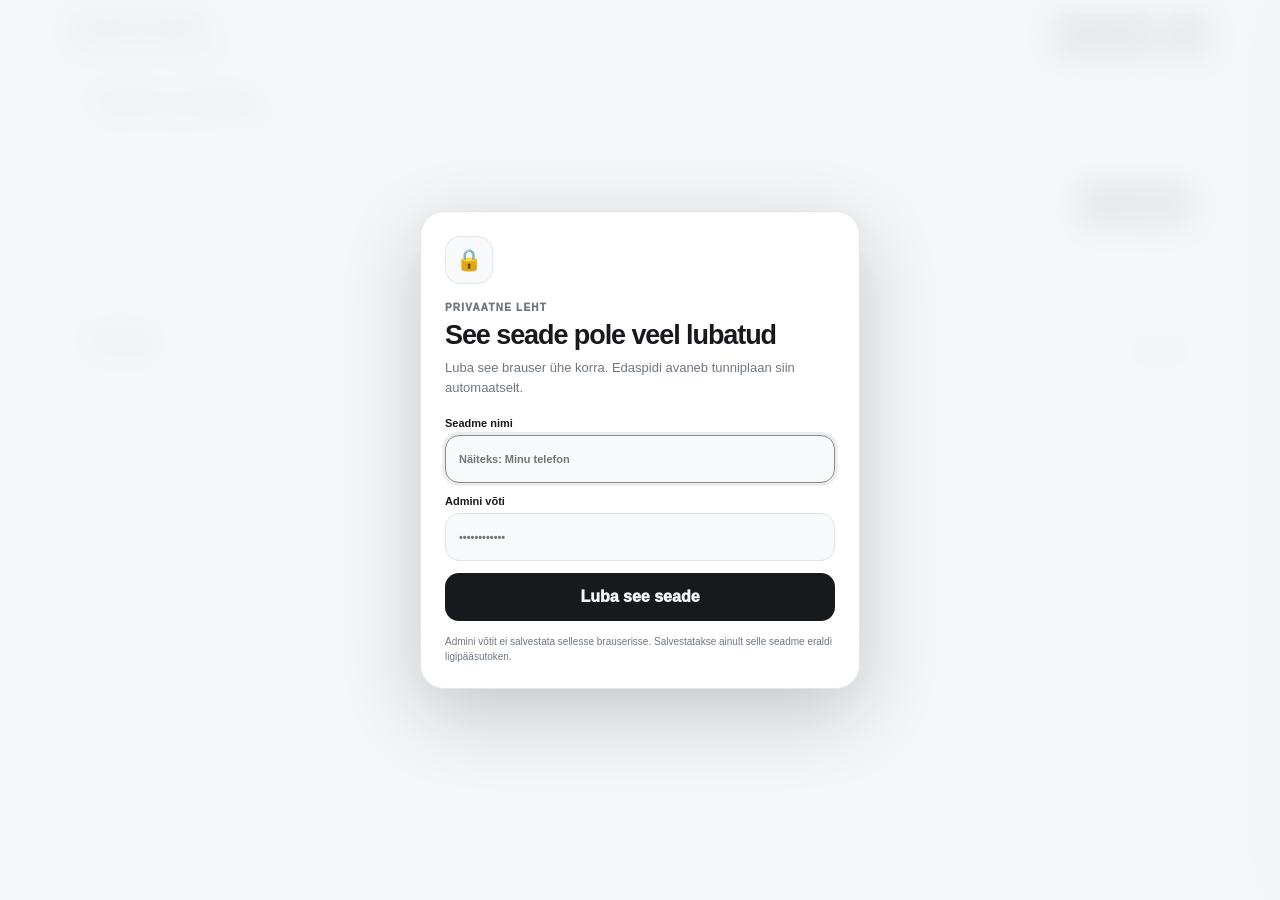
<file: index.html>
<!doctype html>
<html lang="et">
<head>
  <meta charset="utf-8">
  <meta name="viewport" content="width=device-width,initial-scale=1,viewport-fit=cover">
  <meta name="theme-color" content="#f4f6f8">
  <meta name="color-scheme" content="light dark">
  <title>Koos Kooli</title>
  <link rel="stylesheet" href="assets/styles.css">
</head>
<body>
<div class="auth-gate" id="authGate" hidden>
  <div class="auth-card">
    <div class="auth-lock">🔒</div>
    <div class="auth-eyebrow">PRIVAATNE LEHT</div>
    <h1>See seade pole veel lubatud</h1>
    <p>Luba see brauser ühe korra. Edaspidi avaneb tunniplaan siin automaatselt.</p>
    <form id="authForm" autocomplete="off">
      <label>Seadme nimi
        <input id="deviceName" maxlength="80" placeholder="Näiteks: Minu telefon" required>
      </label>
      <label>Admini võti
        <input id="adminKey" type="password" placeholder="••••••••••••" required>
      </label>
      <div class="auth-error" id="authError" hidden></div>
      <button id="allowDeviceBtn" type="submit">Luba see seade</button>
    </form>
    <small>Admini võtit ei salvestata sellesse brauserisse. Salvestatakse ainult selle seadme eraldi ligipääsutoken.</small>
  </div>
</div>

<div class="app">
  <input class="mode-toggle" type="checkbox" id="modeToggle" checked>

  <header class="topbar">
    <div class="brand">KOOS KOOLI<small>üks auto, kaks tunniplaani</small></div>
    <div class="top-actions">
      <label class="modebtn" for="modeToggle">
        <span class="show-normal">Tunniplaan</span>
        <span class="show-car">Koos-sõit</span>
      </label>
      <button class="menubtn" id="menuBtn" type="button" aria-label="Ava lisafunktsioonid" aria-expanded="false">
        <span></span><span></span><span></span>
      </button>
    </div>
  </header>

  <section id="carMode">
    <div class="hero card">
      <div>
        <h1>Millal on mõistlik koos kooli minna?</h1>
        <p>Kethoni ja Adriana koolipäev kõrvuti. Näed kohe, mis kell välja sõita, kelle tunnid algavad varem ja kas pärast kooli tuleb oodata.</p>
      </div>
      <div class="chips">
        <span class="chip">Kethon · SRT526</span>
        <span class="chip">Adriana · LOG26</span>
        <span class="chip">1 auto</span>
        <span class="chip live-chip"><i></i> VOCO live</span>
      </div>
    </div>

    <div class="day-control">
      <button class="navbtn" id="prevDay" aria-label="Eelmine koolipäev">‹</button>
      <button class="datebox" id="dateBox" type="button"></button>
      <button class="navbtn" id="nextDay" aria-label="Järgmine koolipäev">›</button>
      <input type="date" id="datePicker" class="visually-hidden" tabindex="-1">
    </div>

    <div id="loading" class="message card"><span class="spinner"></span> Laen VOCO tunniplaani…</div>
    <div id="errorBox" class="message error card" hidden></div>

    <div id="carContent" hidden>
      <div class="summary">
        <div class="stat card">
          <div class="label">Soovituslik väljasõit</div>
          <div class="big" id="depart">—</div>
          <div class="small" id="departText">—</div>
        </div>
        <div class="stat card">
          <div class="label">Hommikul ootab</div>
          <div class="big" id="morningWho">—</div>
          <div class="small" id="morningWait">—</div>
        </div>
        <div class="stat card">
          <div class="label">Pärast kooli ootab</div>
          <div class="big" id="eveningWho">—</div>
          <div class="small" id="eveningWait">—</div>
        </div>
        <div class="stat card">
          <div class="label">Kui hästi ajad sobivad?</div>
          <div class="big" id="scoreBig">—</div>
          <div class="small" id="scoreText">—</div>
          <span class="status" id="statusPill">—</span>
        </div>
      </div>

      <div class="main-grid">
        <div class="timeline-card card">
          <div class="timeline-head">
            <div>
              <div class="title">Kethoni ja Adriana tunnid</div>
              <div class="sub">Vasakul Kethon, paremal Adriana. Kellaaeg jookseb ülevalt alla.</div>
            </div>
            <div class="legend">
              <span><i class="dot srt"></i>Kethon · SRT526</span>
              <span><i class="dot log"></i>Adriana · LOG26</span>
            </div>
          </div>
          <div class="timeline" id="timeline"></div>
        </div>

        <div class="ai-card card">
          <div class="title">Päeva kokkuvõte</div>
          <div class="sub" id="aiDay">—</div>
          <div class="ai-box">
            <b id="aiTitle">—</b>
            <p id="aiText">—</p>
          </div>
          <div class="ai-box">
            <b>Mida võiks teha</b>
            <p id="aiTip">—</p>
          </div>
          <div class="score">
            <span>Koos-sõidu sobivus</span>
            <b id="aiScore">—</b>
          </div>
        </div>
      </div>
    </div>
  </section>

  <section id="normalMode" class="normal">
    <div class="search-card card">
      <div class="title">Tavaline tunniplaan</div>
      <div class="sub">Vali üks või mitu gruppi. Mitme grupi puhul kuvatakse tunnid ühes vaates, et erinevusi oleks lihtne võrrelda.</div>
      <div class="compare-label">Võrdle gruppe</div>
      <div class="compare-picker" id="comparePicker"></div>
      <div class="search-row">
        <div class="search-wrap" id="searchWrap">
          <input id="groupSearch" class="search" autocomplete="off" inputmode="search" placeholder="Otsi gruppi, näiteks SRT526">
          <span class="search-icon">⌕</span>
          <div class="results" id="results"></div>
        </div>
        <button class="selectbtn" id="openGroup">Lisa grupp</button>
      </div>
    </div>

    <div class="week-nav">
      <button class="navbtn" id="prevWeek" aria-label="Eelmine nädal">‹</button>
      <div class="week-label" id="weekLabel">—</div>
      <button class="navbtn" id="nextWeek" aria-label="Järgmine nädal">›</button>
    </div>

    <div class="normal-week card">
      <div class="week-title">
        <div>
          <div class="title" id="groupTitle">SRT526</div>
          <div class="sub" id="compareHint">Nädalavaade</div>
        </div>
        <span class="live-badge">VOCO live</span>
      </div>
      <div class="week-grid" id="weekGrid"></div>
      <div class="mobile-week" id="mobileWeekList"></div>
      <div class="normal-note" id="sourceNote">Andmed tulevad VOCO-st.</div>
    </div>
  </section>
</div>

<div class="menu-backdrop" id="menuBackdrop" hidden></div>
<aside class="menu-panel" id="menuPanel" aria-hidden="true">
  <div class="menu-head">
    <div>
      <div class="menu-eyebrow">LISAFUNKTSIOONID</div>
      <h2>Menüü</h2>
    </div>
    <button class="closebtn" id="closeMenu" type="button" aria-label="Sulge menüü">×</button>
  </div>

  <nav class="menu-tabs" aria-label="Lisafunktsioonid">
    <button class="menu-tab active" data-panel="changes" type="button"><span class="tab-icon">↺</span><span>Muudatused</span><b class="count-badge" id="changeBadge" hidden>0</b></button>
    <button class="menu-tab" data-panel="tomorrow" type="button"><span class="tab-icon">◔</span><span>Kui karm homme on?</span></button>
    <button class="menu-tab" data-panel="bestworst" type="button"><span class="tab-icon">↕</span><span>Parim / halvim päev</span></button>
    <button class="menu-tab admin-only" data-panel="devices" id="devicesTab" type="button" hidden><span class="tab-icon">▣</span><span>Seadmed</span></button>
    <button class="menu-tab" data-panel="appearance" type="button"><span class="tab-icon">◐</span><span>Välimus</span></button>
  </nav>

  <div class="menu-content">
    <section class="menu-section active" data-section="changes">
      <div class="section-head">
        <div><h3>Muudatused</h3><p>Võrdleme uut VOCO tunniplaani viimati nähtud versiooniga.</p></div>
        <button class="textbtn" id="clearChanges" type="button">Tühjenda</button>
      </div>
      <div id="changesList" class="changes-list"></div>
      <div class="menu-note">Muudatus ilmub siia pärast seda, kui leht on vähemalt korra sama nädala tunniplaani salvestanud ja VOCO-s on hiljem midagi teistmoodi.</div>
    </section>

    <section class="menu-section" data-section="tomorrow">
      <div class="section-head"><div><h3>Kui karm homme on?</h3><p>Hinnang põhineb algusajal, päeva pikkusel, tundide arvul ja kahe grupi ajavahel.</p></div></div>
      <div class="tomorrow-score card-soft">
        <div class="meter"><div class="meter-fill" id="tomorrowMeter"></div></div>
        <div class="big-score"><b id="tomorrowScore">—/10</b><span id="tomorrowLabel">Laen…</span></div>
        <p id="tomorrowText">—</p>
      </div>
      <div id="tomorrowGroups" class="mini-stats"></div>
    </section>

    <section class="menu-section" data-section="bestworst">
      <div class="section-head"><div><h3>Parim / halvim koolipäev</h3><p>Vaatame selle nädala päevi mõlema grupi peale kokku.</p></div></div>
      <div class="ranking-grid">
        <div class="rank-card best"><span>PARIM</span><b id="bestDay">—</b><p id="bestText">—</p></div>
        <div class="rank-card worst"><span>HALVIM</span><b id="worstDay">—</b><p id="worstText">—</p></div>
      </div>
      <div id="weekRanking" class="week-ranking"></div>
    </section>

    <section class="menu-section admin-only" data-section="devices" id="devicesSection" hidden>
      <div class="section-head">
        <div><h3>Seadmed</h3><p>Siin näed, millised brauserid on lehele lubatud. Admin-seadet ennast siit blokeerida ei saa.</p></div>
        <button class="textbtn" id="refreshDevices" type="button">Värskenda</button>
      </div>
      <div class="device-summary" id="deviceSummary"></div>
      <div class="devices-list" id="devicesList">
        <div class="empty-state"><span>…</span><b>Laen seadmeid</b><p>Kohe näed lubatud ja blokeeritud seadmeid.</p></div>
      </div>
      <div class="menu-note">“Viimati kasutatud” uueneb siis, kui seade kontrollib ligipääsu või küsib tunniplaani.</div>
    </section>

    <section class="menu-section" data-section="appearance">
      <div class="section-head"><div><h3>Välimus</h3><p>Valik salvestatakse sellesse seadmesse.</p></div></div>
      <div class="theme-options" role="radiogroup" aria-label="Välimus">
        <button class="theme-option" data-theme-value="light" type="button"><span class="theme-preview light-preview"></span><b>Hele</b><small>Alati hele</small></button>
        <button class="theme-option" data-theme-value="dark" type="button"><span class="theme-preview dark-preview"></span><b>Tume</b><small>Alati tume</small></button>
        <button class="theme-option" data-theme-value="system" type="button"><span class="theme-preview system-preview"></span><b>Automaatne</b><small>Järgib telefoni/arvutit</small></button>
      </div>
    </section>
  </div>
</aside>

<div class="toast" id="toast" hidden></div>
<script src="assets/app.js" defer></script>
</body>
</html>
</file>
<file: assets/styles.css>
:root{
  --bg:#f4f6f8;--card:#fff;--card2:#f8f9fa;--text:#17191c;--muted:#6f7780;--line:#e1e5e9;--dark:#17191c;
  --srt:#dff3ff;--srtText:#126a91;--log:#e8f7df;--logText:#48752e;--warn:#fff4d8;--warnText:#8a5a00;
  --good:#e8f7ef;--goodText:#2d7a4d;--bad:#fde9e9;--badText:#9a3c3c;--shadow:0 10px 30px rgba(0,0,0,.06);
  --panel-shadow:-20px 0 60px rgba(0,0,0,.15)
}
:root[data-theme="dark"]{
  --bg:#0e1013;--card:#171a1f;--card2:#1d2127;--text:#f4f6f8;--muted:#9aa3ad;--line:#2d333b;--dark:#f3f5f7;
  --srt:#143446;--srtText:#91d8f8;--log:#243d1c;--logText:#b4df9c;--warn:#3b3119;--warnText:#f1c765;
  --good:#173226;--goodText:#8fd3aa;--bad:#3b2020;--badText:#efa1a1;--shadow:0 10px 30px rgba(0,0,0,.18);--panel-shadow:-20px 0 70px rgba(0,0,0,.45)
}
[hidden]{display:none!important}*{box-sizing:border-box}html{background:var(--bg);scroll-behavior:smooth}body{margin:0;font-family:-apple-system,BlinkMacSystemFont,"Segoe UI",Inter,Roboto,Arial,sans-serif;background:var(--bg);color:var(--text);transition:background .18s,color .18s}button,input{font:inherit;color:inherit}button{touch-action:manipulation;-webkit-tap-highlight-color:transparent}.app{max-width:1160px;margin:auto;padding:14px 12px 80px}.topbar{display:flex;align-items:center;justify-content:space-between;gap:12px;margin-bottom:14px;position:relative;z-index:5}.brand{font-size:22px;font-weight:950;letter-spacing:-.04em}.brand small{display:block;font-size:12px;color:var(--muted);font-weight:700;margin-top:2px;letter-spacing:0}.top-actions{display:flex;gap:8px;align-items:center}.mode-toggle{position:absolute;opacity:0;pointer-events:none}.modebtn,.menubtn{height:44px;border:0;background:var(--dark);color:var(--bg);border-radius:14px;font-weight:850;cursor:pointer;display:inline-flex;align-items:center;justify-content:center}.modebtn{padding:0 14px}.menubtn{width:44px;flex-direction:column;gap:4px;padding:0}.menubtn span{display:block;width:17px;height:2px;border-radius:4px;background:currentColor}.show-car{display:none}#modeToggle:checked~.topbar .show-normal{display:none}#modeToggle:checked~.topbar .show-car{display:inline}#modeToggle:checked~#carMode{display:none}#modeToggle:checked~#normalMode{display:block}.card{background:var(--card);border:1px solid var(--line);border-radius:22px;box-shadow:var(--shadow)}.hero{padding:18px;margin-bottom:12px}.hero h1{font-size:34px;line-height:1.05;letter-spacing:-.04em;margin:0 0 10px}.hero p{margin:0;color:var(--muted);font-size:15px;line-height:1.55}.chips{display:flex;gap:8px;flex-wrap:wrap;margin-top:14px}.chip{padding:8px 10px;border-radius:999px;background:var(--card2);border:1px solid var(--line);font-size:12px;font-weight:800}.live-chip{display:flex;align-items:center;gap:6px}.live-chip i{width:7px;height:7px;border-radius:50%;background:#38a169;box-shadow:0 0 0 3px rgba(56,161,105,.14)}.day-control,.week-nav{display:grid;grid-template-columns:48px 1fr 48px;gap:8px;align-items:center;margin:12px 0}.navbtn{height:46px;border-radius:14px;border:1px solid var(--line);background:var(--card);font-size:25px;cursor:pointer}.datebox,.week-label{min-height:46px;border-radius:14px;background:var(--card);border:1px solid var(--line);display:flex;align-items:center;justify-content:center;text-align:center;font-weight:900;padding:7px 10px;cursor:pointer}.datebox span,.week-label span{display:block;color:var(--muted);font-size:11px;font-weight:700;margin-top:2px}.visually-hidden{position:absolute!important;width:1px!important;height:1px!important;opacity:0!important;pointer-events:none}.message{padding:15px;margin-bottom:12px;color:var(--muted);display:flex;align-items:center;gap:9px}.message.error{background:var(--bad);color:var(--badText);border-color:color-mix(in srgb,var(--badText) 25%,transparent)}.spinner{width:15px;height:15px;border:2px solid var(--line);border-top-color:var(--text);border-radius:50%;animation:spin .7s linear infinite}@keyframes spin{to{transform:rotate(360deg)}}.summary{display:grid;grid-template-columns:1.2fr .8fr .8fr .8fr;gap:10px;margin-bottom:12px}.stat{padding:15px}.stat .label{font-size:12px;color:var(--muted);font-weight:800}.stat .big{font-size:26px;font-weight:900;letter-spacing:-.04em;margin-top:7px}.stat .small{font-size:13px;color:var(--muted);line-height:1.45;margin-top:4px}.status{display:inline-block;margin-top:8px;padding:5px 8px;border-radius:999px;font-size:11px;font-weight:900}.status.good{background:var(--good);color:var(--goodText)}.status.warn{background:var(--warn);color:var(--warnText)}.status.bad{background:var(--bad);color:var(--badText)}.main-grid{display:grid;grid-template-columns:1.35fr .65fr;gap:12px}.timeline-card,.ai-card{padding:16px}.title{font-size:20px;font-weight:900;letter-spacing:-.03em;margin-bottom:4px}.sub{font-size:13px;color:var(--muted);line-height:1.45}.timeline-head{display:flex;align-items:flex-start;justify-content:space-between;gap:10px;margin-bottom:12px}.legend{display:flex;gap:8px;flex-wrap:wrap}.legend span{font-size:11px;color:var(--muted);font-weight:700}.dot{display:inline-block;width:8px;height:8px;border-radius:50%;margin-right:5px}.dot.srt{background:#70c9f3}.dot.log{background:#97cf73}.timeline{position:relative;min-height:300px;border-radius:18px;background:var(--card2);border:1px solid var(--line);overflow:hidden;padding-left:72px}.time-axis-label{position:absolute;left:10px;width:50px;font-size:10px;color:var(--muted);font-variant-numeric:tabular-nums}.time-axis-label.major{font-weight:850;color:var(--text)}.time-axis-label.minor{font-size:9px;opacity:.72}.time-axis-line{position:absolute;left:66px;right:8px;height:1px;background:var(--line)}.time-axis-line.minor{opacity:.42}.time-axis-line.major{opacity:.9}.lesson{position:absolute;border-radius:13px;padding:8px 9px;overflow:hidden;border:1px solid transparent}.lesson.srt{left:9%;width:41%;background:var(--srt);color:var(--srtText);border-color:color-mix(in srgb,var(--srtText) 20%,transparent)}.lesson.log{left:53%;width:41%;background:var(--log);color:var(--logText);border-color:color-mix(in srgb,var(--logText) 20%,transparent)}.lesson .time{font-size:10px;font-weight:900}.lesson .name{font-size:11px;font-weight:800;line-height:1.25;margin-top:3px}.lesson .room{font-size:9px;margin-top:3px;opacity:.8}.wait{position:absolute;left:2%;right:2%;border:1px dashed #e0b64f;background:var(--warn);border-radius:10px}.wait span{position:absolute;right:7px;top:5px;color:var(--warnText);font-size:9px;font-weight:900}.timeline-empty{position:absolute;inset:0;display:flex;align-items:center;justify-content:center;flex-direction:column;gap:5px;color:var(--muted)}.timeline-empty b{color:var(--text);font-size:18px}.ai-card{display:flex;flex-direction:column;gap:10px}.ai-box{background:var(--card2);border:1px solid var(--line);border-radius:16px;padding:13px}.ai-box b{display:block;font-size:13px;margin-bottom:5px}.ai-box p{margin:0;font-size:13px;color:var(--muted);line-height:1.5}.score{margin-top:auto;background:var(--dark);color:var(--bg);border-radius:16px;padding:14px;display:flex;justify-content:space-between;align-items:center}.score span{font-size:12px;opacity:.75}.score b{font-size:24px}.normal{display:none}.search-card{padding:16px;margin-bottom:12px}.search-row{display:grid;grid-template-columns:1fr auto;gap:8px;margin-top:12px}.search-wrap{position:relative}.search{width:100%;height:46px;border-radius:14px;border:1px solid var(--line);padding:0 46px 0 14px;background:var(--card);outline:none}.search:focus{border-color:var(--muted)}.search-icon{position:absolute;right:14px;top:23px;transform:translateY(-50%);pointer-events:none;color:var(--muted);font-size:18px}.selectbtn{border:0;background:var(--dark);color:var(--bg);border-radius:14px;padding:0 16px;font-weight:800;cursor:pointer}.results{display:none;position:absolute;left:0;right:0;top:52px;z-index:999;max-height:360px;overflow-y:auto;background:var(--card);border:1px solid var(--line);border-radius:14px;box-shadow:0 18px 40px rgba(0,0,0,.14)}.search-wrap.open .results{display:block}.result{width:100%;background:var(--card);border:0;border-bottom:1px solid var(--line);text-align:left;padding:13px 14px;display:flex;justify-content:space-between;align-items:center;gap:10px;cursor:pointer}.result:last-child{border-bottom:0}.result:hover{background:var(--card2)}.result-code{font-weight:900;font-size:15px}.result-name{font-size:12px;color:var(--muted);font-weight:700;text-align:right}.no-result{padding:14px;color:var(--muted);font-size:13px}.normal-week{padding:14px;overflow:auto}.week-title{display:flex;justify-content:space-between;align-items:center;gap:10px;margin-bottom:12px}.live-badge{padding:6px 9px;background:var(--good);color:var(--goodText);font-size:10px;font-weight:900;border-radius:999px}.week-grid{min-width:820px;display:grid;grid-template-columns:92px repeat(5,1fr);border:1px solid var(--line);border-radius:16px;overflow:hidden;background:var(--card)}.cell{min-height:64px;border-right:1px solid var(--line);border-bottom:1px solid var(--line);padding:8px;font-size:11px}.cell:nth-child(6n){border-right:0}.head{min-height:auto;background:var(--card2);font-weight:900;text-align:center;padding:10px}.head small{display:block;color:var(--muted);font-weight:600;margin-top:3px}.timecell{background:var(--card2);color:var(--muted);font-weight:800;text-align:center}.event{border-radius:10px;padding:7px;background:var(--card2);border:1px solid var(--line);line-height:1.25;font-weight:700;margin-bottom:5px}.event small{display:block;color:var(--muted);font-weight:600;margin-top:3px}.normal-note{font-size:12px;color:var(--muted);margin-top:10px;line-height:1.45}.week-loading{padding:20px;grid-column:1/-1;color:var(--muted)}.error-text{color:var(--badText)}.mobile-week{display:none}
/* menu */
body.menu-open{overflow:hidden}.menu-backdrop{position:fixed;inset:0;background:rgba(5,7,10,.42);backdrop-filter:blur(2px);opacity:0;transition:opacity .2s;z-index:80}.menu-backdrop.open{opacity:1}.menu-panel{position:fixed;right:0;top:0;bottom:0;width:min(520px,94vw);background:var(--card);border-left:1px solid var(--line);box-shadow:var(--panel-shadow);z-index:90;transform:translateX(105%);transition:transform .24s ease;display:flex;flex-direction:column;padding:max(18px,env(safe-area-inset-top)) 16px max(18px,env(safe-area-inset-bottom));overflow:hidden}.menu-panel.open{transform:translateX(0)}.menu-head{display:flex;justify-content:space-between;align-items:center;gap:12px}.menu-head h2{margin:2px 0 0;font-size:28px;letter-spacing:-.04em}.menu-eyebrow{font-size:10px;color:var(--muted);font-weight:900;letter-spacing:.12em}.closebtn{width:42px;height:42px;border:1px solid var(--line);background:var(--card2);border-radius:13px;font-size:28px;line-height:1;cursor:pointer}.menu-tabs{display:grid;grid-template-columns:1fr 1fr;gap:7px;margin:16px 0 14px}.menu-tab{position:relative;display:flex;align-items:center;gap:8px;min-height:48px;padding:8px 10px;border:1px solid var(--line);border-radius:14px;background:var(--card2);font-size:12px;font-weight:800;text-align:left;cursor:pointer}.menu-tab.active{background:var(--dark);color:var(--bg);border-color:var(--dark)}.tab-icon{width:25px;height:25px;border-radius:9px;background:color-mix(in srgb,currentColor 10%,transparent);display:grid;place-items:center;font-size:15px;flex:0 0 auto}.count-badge{margin-left:auto;min-width:20px;height:20px;padding:0 6px;border-radius:999px;background:#e34d59;color:#fff;display:grid;place-items:center;font-size:10px}.menu-content{overflow:auto;padding:2px 2px 20px}.menu-section{display:none}.menu-section.active{display:block}.section-head{display:flex;align-items:flex-start;justify-content:space-between;gap:12px;margin:4px 0 12px}.section-head h3{font-size:21px;letter-spacing:-.03em;margin:0 0 4px}.section-head p{margin:0;color:var(--muted);font-size:12px;line-height:1.45}.textbtn{border:0;background:transparent;color:var(--muted);font-size:11px;font-weight:800;padding:6px;cursor:pointer}.menu-note{font-size:11px;color:var(--muted);line-height:1.5;margin-top:12px;padding:11px;background:var(--card2);border-radius:12px;border:1px solid var(--line)}.changes-list{display:grid;gap:8px}.change-item{padding:12px;border:1px solid var(--line);border-radius:15px;background:var(--card2)}.change-item.added{border-left:3px solid #48a86f}.change-item.removed{border-left:3px solid #d05c62}.change-item.changed{border-left:3px solid #d8a93f}.change-top{display:flex;justify-content:space-between;gap:8px;align-items:center}.change-top time{font-size:10px;color:var(--muted)}.group-tag{font-size:10px;font-weight:900;padding:4px 7px;border-radius:999px;background:var(--card);border:1px solid var(--line)}.change-title{font-size:13px;font-weight:900;margin-top:8px}.change-diff{display:grid;gap:4px;margin-top:7px;font-size:11px;color:var(--muted);line-height:1.4}.change-diff span{display:block}.change-diff em{font-style:normal;font-weight:800}.change-diff strong{color:var(--text)}.empty-state{text-align:center;padding:28px 16px;border:1px dashed var(--line);border-radius:16px;background:var(--card2)}.empty-state>span{display:grid;place-items:center;width:38px;height:38px;margin:0 auto 10px;border-radius:50%;background:var(--good);color:var(--goodText);font-weight:900}.empty-state b{display:block;font-size:14px}.empty-state p{margin:5px auto 0;max-width:330px;color:var(--muted);font-size:12px;line-height:1.45}.card-soft{background:var(--card2);border:1px solid var(--line);border-radius:18px;padding:15px}.meter{height:9px;background:var(--line);border-radius:999px;overflow:hidden}.meter-fill{height:100%;width:0;background:linear-gradient(90deg,#63b889,#e5b84d,#d75f66);border-radius:inherit;transition:width .35s}.big-score{display:flex;align-items:baseline;gap:10px;margin-top:13px}.big-score b{font-size:34px;letter-spacing:-.05em}.big-score span{font-size:12px;color:var(--muted);font-weight:800}.tomorrow-score p{margin:8px 0 0;color:var(--muted);font-size:13px;line-height:1.5}.mini-stats{display:grid;grid-template-columns:1fr 1fr;gap:8px;margin-top:8px}.mini-stats>div{background:var(--card2);border:1px solid var(--line);border-radius:15px;padding:12px}.mini-stats span,.mini-stats small{display:block;color:var(--muted);font-size:10px;font-weight:700}.mini-stats b{display:block;font-size:15px;margin:5px 0 3px}.ranking-grid{display:grid;grid-template-columns:1fr 1fr;gap:8px}.rank-card{padding:14px;border:1px solid var(--line);background:var(--card2);border-radius:17px}.rank-card>span{font-size:9px;font-weight:950;letter-spacing:.1em}.rank-card.best>span{color:var(--goodText)}.rank-card.worst>span{color:var(--badText)}.rank-card b{display:block;font-size:17px;margin:7px 0 5px}.rank-card p{margin:0;color:var(--muted);font-size:11px;line-height:1.4}.week-ranking{display:grid;gap:8px;margin-top:12px}.rank-row{display:grid;grid-template-columns:86px 1fr 40px;gap:9px;align-items:center;font-size:11px}.rank-row>span{font-weight:800}.rank-row>b{text-align:right}.rank-bar{height:7px;border-radius:99px;background:var(--line);overflow:hidden}.rank-bar i{display:block;height:100%;border-radius:inherit;background:var(--muted);opacity:.7}.theme-options{display:grid;grid-template-columns:repeat(3,1fr);gap:8px}.theme-option{border:1px solid var(--line);background:var(--card2);border-radius:16px;padding:9px;text-align:left;cursor:pointer}.theme-option.selected{outline:2px solid var(--text);outline-offset:-2px}.theme-preview{display:block;height:76px;border-radius:11px;margin-bottom:9px;border:1px solid var(--line);position:relative;overflow:hidden}.theme-preview:before,.theme-preview:after{content:"";position:absolute;left:10px;right:10px;border-radius:5px}.theme-preview:before{top:12px;height:13px}.theme-preview:after{top:32px;height:28px}.light-preview{background:#f2f4f7}.light-preview:before{background:#17191c}.light-preview:after{background:#fff;border:1px solid #dfe3e7}.dark-preview{background:#0e1013}.dark-preview:before{background:#f4f6f8}.dark-preview:after{background:#1d2127;border:1px solid #343b44}.system-preview{background:linear-gradient(90deg,#f2f4f7 50%,#0e1013 50%)}.system-preview:before{background:linear-gradient(90deg,#17191c 50%,#f4f6f8 50%)}.system-preview:after{background:linear-gradient(90deg,#fff 50%,#1d2127 50%);border:1px solid #777}.theme-option b,.theme-option small{display:block}.theme-option b{font-size:12px}.theme-option small{font-size:9px;color:var(--muted);margin-top:2px}.toast{position:fixed;left:50%;bottom:max(24px,env(safe-area-inset-bottom));transform:translate(-50%,20px);z-index:120;background:var(--text);color:var(--bg);padding:10px 14px;border-radius:999px;font-size:12px;font-weight:800;opacity:0;transition:.2s;box-shadow:0 8px 30px rgba(0,0,0,.25)}.toast.show{opacity:1;transform:translate(-50%,0)}
@media(max-width:820px){.summary{grid-template-columns:1fr 1fr}.summary .stat:first-child{grid-column:1/-1}.main-grid{grid-template-columns:1fr}}
@media(max-width:700px){.normal-week{overflow:visible}.week-grid{display:none}.mobile-week{display:grid;gap:9px}.mobile-day{border:1px solid var(--line);border-radius:16px;overflow:hidden;background:var(--card2)}.mobile-day-head{display:flex;justify-content:space-between;align-items:center;padding:10px 12px;border-bottom:1px solid var(--line)}.mobile-day-head b{font-size:14px}.mobile-day-head span{font-size:11px;color:var(--muted)}.mobile-event{display:grid;grid-template-columns:82px 1fr;gap:10px;padding:11px 12px;border-bottom:1px solid var(--line)}.mobile-event:last-child{border-bottom:0}.mobile-event time{font-size:11px;font-weight:900}.mobile-event b{display:block;font-size:12px;line-height:1.3}.mobile-event span{display:block;color:var(--muted);font-size:10px;margin-top:3px;line-height:1.35}.mobile-free{padding:14px 12px;color:var(--muted);font-size:12px}}
@media(max-width:560px){.app{padding-left:10px;padding-right:10px;padding-top:max(10px,env(safe-area-inset-top))}.brand{font-size:19px}.brand small{font-size:10px}.modebtn{height:42px;padding:0 11px;font-size:12px}.menubtn{width:42px;height:42px}.hero{padding:15px}.hero h1{font-size:28px}.hero p{font-size:13px}.summary{grid-template-columns:1fr 1fr;gap:8px}.stat{padding:12px}.stat .big{font-size:21px}.stat .small{font-size:11px}.timeline-card,.ai-card{padding:12px}.timeline{height:360px}.lesson .name{font-size:10px}.search-row{grid-template-columns:1fr}.selectbtn{height:44px}.result{align-items:flex-start;flex-direction:column;gap:3px}.result-name{text-align:left}.menu-panel{top:auto;left:0;right:0;bottom:0;width:100%;height:min(88dvh,760px);border-left:0;border-top:1px solid var(--line);border-radius:24px 24px 0 0;transform:translateY(105%);padding:16px 12px max(14px,env(safe-area-inset-bottom))}.menu-panel.open{transform:translateY(0)}.menu-head{padding:0 3px}.menu-head h2{font-size:25px}.menu-tabs{grid-template-columns:1fr 1fr;gap:6px;margin-top:12px}.menu-tab{min-height:44px;font-size:11px;padding:7px 8px}.tab-icon{width:23px;height:23px}.menu-content{padding-bottom:12px}.ranking-grid{grid-template-columns:1fr}.theme-options{grid-template-columns:1fr 1fr 1fr}.theme-preview{height:60px}.mini-stats{grid-template-columns:1fr 1fr}.big-score{align-items:flex-start;flex-direction:column;gap:2px}.day-control,.week-nav{grid-template-columns:44px 1fr 44px}.navbtn{height:44px}.datebox,.week-label{min-height:44px}}

/* multi-group comparison */
.compare-label{margin-top:14px;font-size:11px;font-weight:900;color:var(--muted);text-transform:uppercase;letter-spacing:.08em}.compare-picker{display:flex;gap:8px;flex-wrap:wrap;margin-top:8px}.compare-choice{display:flex;align-items:center;gap:9px;min-height:48px;padding:8px 11px;border:1px solid var(--line);border-radius:14px;background:var(--card2);cursor:pointer;transition:.15s}.compare-choice input{position:absolute;opacity:0;pointer-events:none}.compare-choice.selected{border-color:color-mix(in srgb,var(--text) 45%,var(--line));box-shadow:inset 0 0 0 1px color-mix(in srgb,var(--text) 22%,transparent)}.compare-check{width:23px;height:23px;border-radius:8px;border:1px solid var(--line);display:grid;place-items:center;font-size:12px;font-weight:950;color:transparent;background:var(--card)}.compare-choice.selected .compare-check{background:var(--dark);color:var(--bg);border-color:var(--dark)}.compare-choice b,.compare-choice small{display:block}.compare-choice b{font-size:12px}.compare-choice small{font-size:9px;color:var(--muted);margin-top:2px}.result-left{display:flex;align-items:center;gap:9px}.result-toggle{width:24px;height:24px;border-radius:8px;border:1px solid var(--line);display:grid;place-items:center;font-weight:900;background:var(--card2)}.result-toggle.on{background:var(--dark);color:var(--bg)}.timecell b,.timecell span{display:block}.timecell span{font-size:10px;margin-top:4px}.event-group,.mobile-group{display:inline-flex;align-items:center;width:max-content;margin-bottom:5px;padding:3px 6px;border-radius:999px;font-size:9px!important;font-weight:950!important;letter-spacing:.02em}.group-srt526{border-left:3px solid #48b5e8!important}.group-log26{border-left:3px solid #80b85e!important}.group-insa26{border-left:3px solid #b891e8!important}.group-srt526 .event-group,.group-srt526 .mobile-group{background:rgba(72,181,232,.14);color:#49aeda}.group-log26 .event-group,.group-log26 .mobile-group{background:rgba(128,184,94,.14);color:#6ca34b}.group-insa26 .event-group,.group-insa26 .mobile-group{background:rgba(184,145,232,.14);color:#9c6fd6}.compare-cell{vertical-align:top}
@media(max-width:700px){.compare-picker{display:grid;grid-template-columns:1fr 1fr}.compare-choice{min-width:0}.mobile-event{border-left-width:3px!important}}
@media(max-width:420px){.compare-picker{grid-template-columns:1fr}.timeline{padding-left:62px}.time-axis-line{left:56px}.time-axis-label{left:7px}.lesson.srt{left:8%;width:42%}.lesson.log{left:53%;width:42%}}


/* device access gate */
.auth-locked{overflow:hidden}.auth-gate{position:fixed;inset:0;z-index:500;display:grid;place-items:center;padding:18px;background:color-mix(in srgb,var(--bg) 94%,transparent);backdrop-filter:blur(14px)}.auth-gate[hidden]{display:none!important}.auth-card{width:min(440px,100%);padding:24px;border:1px solid var(--line);border-radius:24px;background:var(--card);box-shadow:0 24px 80px rgba(0,0,0,.2)}.auth-lock{width:48px;height:48px;display:grid;place-items:center;border-radius:15px;background:var(--card2);border:1px solid var(--line);font-size:21px}.auth-eyebrow{margin-top:18px;font-size:10px;font-weight:950;letter-spacing:.12em;color:var(--muted)}.auth-card h1{margin:7px 0 7px;font-size:27px;letter-spacing:-.04em}.auth-card>p{margin:0;color:var(--muted);font-size:13px;line-height:1.5}.auth-card form{display:grid;gap:12px;margin-top:20px}.auth-card label{display:grid;gap:6px;font-size:11px;font-weight:900}.auth-card input{width:100%;height:48px;padding:0 13px;border:1px solid var(--line);border-radius:14px;background:var(--card2);color:var(--text);font:inherit;outline:none}.auth-card input:focus{border-color:color-mix(in srgb,var(--text) 45%,var(--line));box-shadow:0 0 0 3px color-mix(in srgb,var(--text) 8%,transparent)}.auth-card button{height:48px;border:0;border-radius:14px;background:var(--text);color:var(--bg);font:inherit;font-weight:950;cursor:pointer}.auth-card button:disabled{opacity:.6;cursor:wait}.auth-card>small{display:block;margin-top:14px;color:var(--muted);font-size:10px;line-height:1.45}.auth-error{padding:10px 11px;border:1px solid color-mix(in srgb,#d75f66 45%,var(--line));border-radius:12px;background:color-mix(in srgb,#d75f66 10%,var(--card));color:#d75f66;font-size:11px;font-weight:800;line-height:1.4}@media(max-width:560px){.auth-gate{align-items:end;padding:0}.auth-card{width:100%;border-radius:24px 24px 0 0;padding:22px 16px max(22px,env(safe-area-inset-bottom));max-height:92dvh;overflow:auto}.auth-card h1{font-size:25px}}

.device-summary{display:grid;grid-template-columns:repeat(3,1fr);gap:8px;margin-bottom:10px}.device-summary>div{border:1px solid var(--line);background:var(--card2);border-radius:14px;padding:11px}.device-summary b{display:block;font-size:20px;letter-spacing:-.04em}.device-summary span{display:block;color:var(--muted);font-size:10px;font-weight:800;margin-top:2px}.devices-list{display:grid;gap:9px}.device-card{border:1px solid var(--line);background:var(--card2);border-radius:17px;padding:13px}.device-card-top{display:flex;justify-content:space-between;gap:12px;align-items:flex-start}.device-name{font-size:14px;font-weight:900;letter-spacing:-.01em}.device-badges{display:flex;flex-wrap:wrap;gap:5px;margin-top:6px}.device-badge{font-size:8px;font-weight:950;letter-spacing:.08em;padding:4px 6px;border:1px solid var(--line);border-radius:999px;background:var(--card)}.device-badge.current{background:var(--good);color:var(--goodText);border-color:transparent}.device-status{font-size:9px;font-weight:900;padding:5px 7px;border-radius:999px;white-space:nowrap}.device-status.active{background:var(--good);color:var(--goodText)}.device-status.blocked{background:var(--bad);color:var(--badText)}.device-meta{display:grid;grid-template-columns:1fr 1fr;gap:8px;margin-top:12px}.device-meta>div{border-top:1px solid var(--line);padding-top:8px}.device-meta span,.device-meta b{display:block}.device-meta span{font-size:9px;color:var(--muted);font-weight:800}.device-meta b{font-size:11px;margin-top:3px}.device-card-actions{display:flex;justify-content:flex-end;margin-top:11px}.device-action{min-height:36px;border:1px solid var(--line);background:var(--card);color:var(--text);border-radius:11px;padding:0 11px;font-size:10px;font-weight:900;cursor:pointer}.device-action.danger{background:var(--bad);color:var(--badText);border-color:transparent}.device-action:disabled{opacity:.55;cursor:default}
@media(max-width:560px){.device-summary{grid-template-columns:repeat(3,1fr)}.device-meta{grid-template-columns:1fr}.device-card-actions .device-action{width:100%}}


/* ===== Mobile usability pass ===== */
@media(max-width:560px){
  .app{padding:10px 8px max(72px,env(safe-area-inset-bottom));}
  .topbar{margin-bottom:10px;gap:8px;}
  .brand{font-size:18px;line-height:1.05;}
  .brand small{font-size:9px;margin-top:3px;}
  .modebtn{padding:0 10px;min-width:92px;}
  .hero{padding:14px;border-radius:18px;}
  .hero h1{font-size:25px;line-height:1.08;margin-bottom:7px;}
  .hero p{font-size:12px;line-height:1.45;}
  .chips{margin-top:11px;gap:6px;}
  .chip{padding:6px 8px;font-size:10px;}
  .day-control{margin:9px 0;gap:6px;}
  .datebox{font-size:14px;}

  .summary{display:flex;overflow-x:auto;scroll-snap-type:x mandatory;gap:8px;margin:0 -8px 10px;padding:0 8px 4px;scrollbar-width:none;}
  .summary::-webkit-scrollbar{display:none;}
  .summary .stat,.summary .stat:first-child{grid-column:auto;flex:0 0 78%;min-width:0;scroll-snap-align:start;padding:13px;border-radius:17px;}
  .summary .stat:not(:first-child){flex-basis:62%;}
  .stat .label{font-size:11px;}
  .stat .big{font-size:23px;margin-top:5px;}
  .stat .small{font-size:11px;margin-top:3px;}

  .main-grid{gap:9px;}
  .timeline-card,.ai-card{padding:11px;border-radius:18px;}
  .timeline-head{display:block;margin-bottom:9px;}
  .timeline-head .title{font-size:18px;}
  .timeline-head .sub{font-size:11px;margin-top:2px;}
  .legend{margin-top:8px;gap:12px;}
  .legend span{font-size:10px;}

  .timeline{padding-left:48px;border-radius:14px;min-height:300px;}
  .time-axis-label{left:5px;width:37px;font-size:9px;}
  .time-axis-label.minor{display:none;}
  .time-axis-line{left:45px;right:5px;}
  .time-axis-line.minor{opacity:.24;}
  .lesson{border-radius:10px;padding:6px 6px;}
  .lesson.srt{left:2%;width:47%;}
  .lesson.log{left:51%;width:47%;}
  .lesson .time{font-size:9px;line-height:1.15;}
  .lesson .name{font-size:10px;line-height:1.18;margin-top:2px;overflow-wrap:anywhere;}
  .lesson .room{font-size:8px;line-height:1.15;margin-top:2px;white-space:nowrap;overflow:hidden;text-overflow:ellipsis;}
  .wait{left:1%;right:1%;}
  .wait span{font-size:8px;}

  .ai-card{gap:8px;}
  .ai-card .title{font-size:18px;}
  .ai-box{padding:11px;border-radius:13px;}
  .ai-box p{font-size:12px;}

  .search-card{padding:13px;border-radius:18px;margin-bottom:9px;}
  .search-card .title{font-size:19px;}
  .search-card .sub{font-size:11px;}
  .compare-label{margin-top:11px;}
  .compare-picker{display:flex;overflow-x:auto;flex-wrap:nowrap;margin-left:-2px;margin-right:-2px;padding:2px 2px 5px;scrollbar-width:none;}
  .compare-picker::-webkit-scrollbar{display:none;}
  .compare-choice{flex:0 0 auto;min-height:44px;padding:7px 9px;}
  .compare-choice small{display:none;}
  .search-row{margin-top:8px;gap:6px;}
  .search,.selectbtn{height:44px;}
  .week-nav{margin:9px 0;gap:6px;}
  .normal-week{padding:10px;border-radius:18px;}
  .week-title{margin-bottom:9px;align-items:flex-start;}
  .week-title .title{font-size:18px;}
  .week-title .sub{font-size:10px;}
  .mobile-week{gap:7px;}
  .mobile-day{border-radius:14px;}
  .mobile-day-head{padding:9px 10px;position:sticky;top:0;background:var(--card2);z-index:1;}
  .mobile-event{grid-template-columns:70px minmax(0,1fr);gap:8px;padding:10px;}
  .mobile-event time{font-size:10px;line-height:1.3;}
  .mobile-event b{font-size:12px;overflow-wrap:anywhere;}
  .mobile-event span{font-size:9px;}
  .mobile-group{margin-bottom:3px;}
}

@media(max-width:370px){
  .summary .stat,.summary .stat:first-child{flex-basis:86%;}
  .summary .stat:not(:first-child){flex-basis:70%;}
  .timeline{padding-left:43px;}
  .time-axis-line{left:40px;}
  .time-axis-label{left:4px;width:33px;font-size:8px;}
  .lesson{padding:5px;}
  .lesson .name{font-size:9px;}
}
</file>
